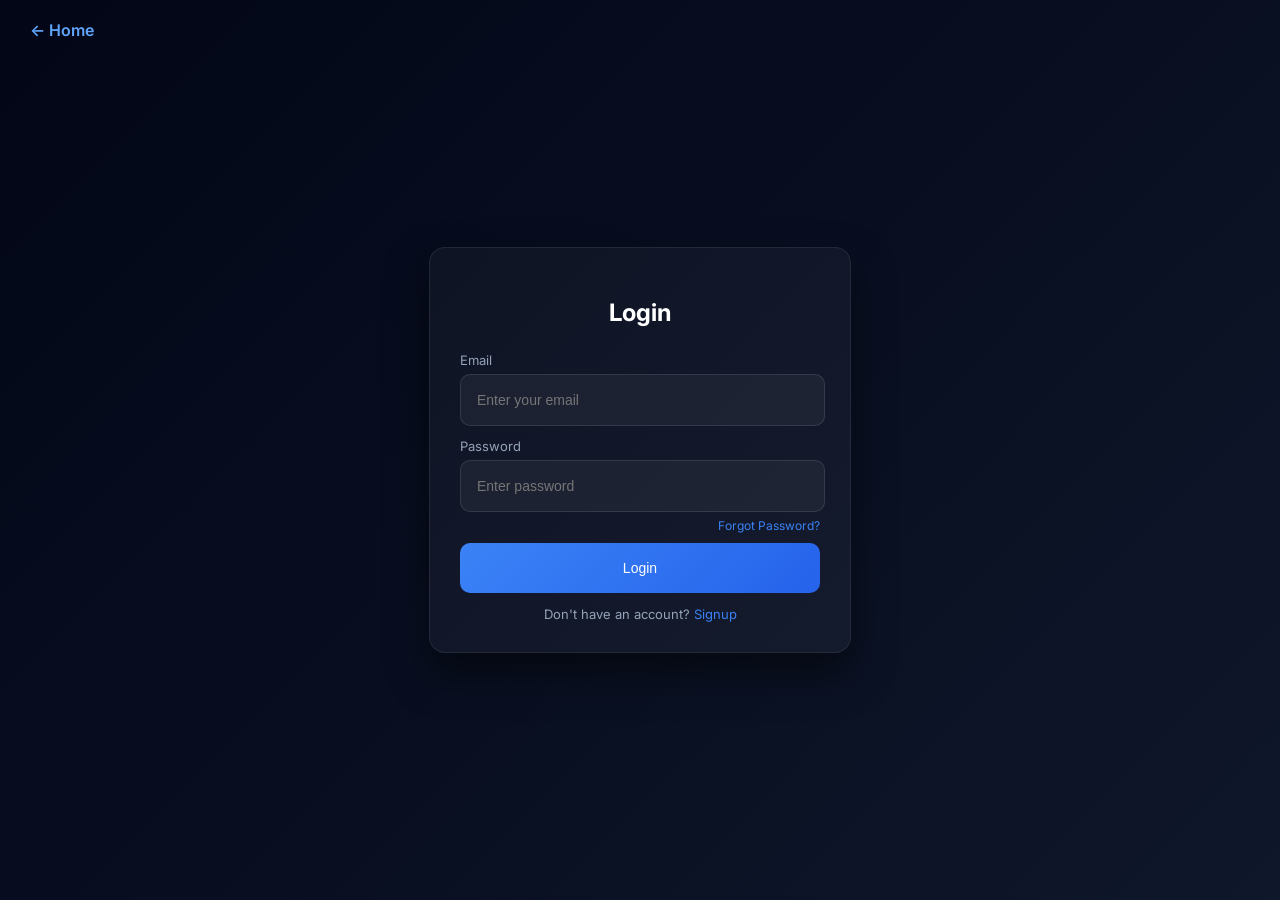
<file: Frontend/index.html>
<!DOCTYPE html>
<html lang="en">

<head>
  <meta charset="UTF-8">
  <title>HeartAI Dashboard</title>

  <!-- CSS -->
  <link rel="stylesheet" href="css/style.css">

  <!-- 🔐 AUTH CHECK (SAFE) -->
  <script>
    document.addEventListener("DOMContentLoaded", () => {
      const token = localStorage.getItem("token");

      if (!token) {
        window.location.href = "login.html";
      }
    });
  </script>
</head>

<body>

  <!-- 🔥 TOP NAVBAR -->
  <div
    style="display:flex; justify-content:space-between; align-items:center; padding:20px 40px; border-bottom:1px solid rgba(255,255,255,0.08);">

    <div style="font-size:20px; font-weight:600; color:#60a5fa; cursor:pointer;" onclick="goHome()">
      ❤️ HeartAI
    </div>

    <div style="display:flex; gap:10px;">
      <button onclick="goHome()"
        style="padding:8px 14px; border-radius:8px; border:1px solid #3b82f6; background:transparent; color:#3b82f6; cursor:pointer;">
        Home
      </button>

      <button onclick="logout()"
        style="padding:8px 14px; border:none; border-radius:8px; background:#ef4444; color:white; cursor:pointer;">
        Logout
      </button>
    </div>

  </div>

  <!-- MAIN CONTENT -->
  <div class="wrapper">
    <div class="card">

      <h1>❤️ Heart Disease Predictor</h1>
      <p class="subtitle">AI-powered risk analysis & weekly health plan</p>

      <form id="predictionForm">

        <div class="grid">

          <div class="input-group">
            <label>Patient Name</label>
            <input type="text" id="name" required>
          </div>

          <div class="input-group">
            <label>Age</label>
            <input type="number" id="age" value="45" required>
          </div>

          <div class="input-group">
            <label>Gender</label>
            <select id="sex">
              <option value="1">Male</option>
              <option value="0">Female</option>
            </select>
          </div>

          <div class="input-group">
            <label>Chest Pain</label>
            <select id="cp">
              <option value="0">Typical</option>
              <option value="1">Atypical</option>
              <option value="2">Non-anginal</option>
              <option value="3">Asymptomatic</option>
            </select>
          </div>

          <div class="input-group">
            <label>Blood Pressure</label>
            <input type="number" id="trestbps" value="120" required>
          </div>

          <div class="input-group">
            <label>Cholesterol</label>
            <input type="number" id="chol" value="200" required>
          </div>

          <div class="input-group">
            <label>Fasting Sugar</label>
            <select id="fbs">
              <option value="0">≤120</option>
              <option value="1">>120</option>
            </select>
          </div>

          <div class="input-group">
            <label>ECG</label>
            <select id="restecg">
              <option value="0">Normal</option>
              <option value="1">Abnormal</option>
              <option value="2">Hypertrophy</option>
            </select>
          </div>

          <div class="input-group">
            <label>Max Heart Rate</label>
            <input type="number" id="thalach" value="150" required>
          </div>

          <div class="input-group">
            <label>Exercise Angina</label>
            <select id="exang">
              <option value="0">No</option>
              <option value="1">Yes</option>
            </select>
          </div>

          <div class="input-group">
            <label>Oldpeak</label>
            <input type="number" id="oldpeak" step="0.1" value="1.0" required>
          </div>

          <div class="input-group">
            <label>Slope</label>
            <select id="slope">
              <option value="0">Upsloping</option>
              <option value="1">Flat</option>
              <option value="2">Downsloping</option>
            </select>
          </div>

        </div>

        <!-- BUTTONS -->
        <div class="button-group">

          <button type="submit" class="btn" id="analyzeBtn">
            🔍 Analyze Risk
          </button>

          <button type="button" onclick="goToSuggestion()" class="suggestion-btn" id="suggestBtn" disabled>
            📋 Suggestions
          </button>

        </div>

      </form>

      <!-- LOADER -->
      <div id="loader" class="loader hidden">
        ⏳ Analyzing your health data...
      </div>

      <!-- RESULT -->
      <div id="result" class="result hidden">
        <h2 id="predictionText"></h2>
        <div id="riskText"></div>
      </div>

    </div>
  </div>

  <!-- 🔥 MAIN SCRIPT -->
  <script src="js/script.js"></script>

  <!-- 🔐 NAVIGATION -->
  <script>
    function logout() {
      localStorage.removeItem("token");
      window.location.href = "home.html";
    }

    function goHome() {
      window.location.href = "home.html";
    }

    function goToSuggestion() {
      window.location.href = "suggestions.html";
    }
  </script>

</body>

</html>
</file>
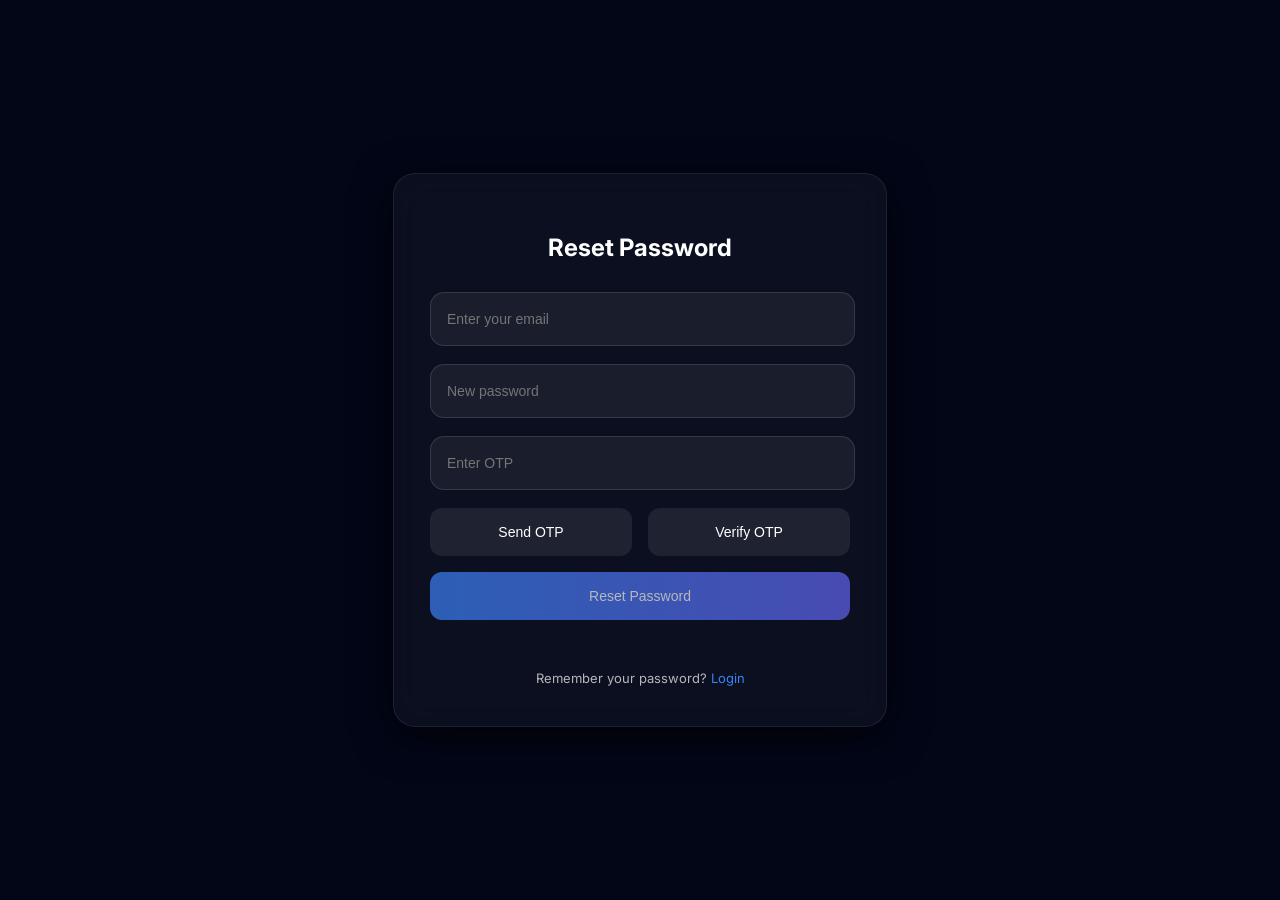
<file: Frontend/forgot-password.html>
<!DOCTYPE html>
<html>

<head>
  <title>Reset Password | HeartAI</title>

  <script>
    const token = localStorage.getItem("token");
    if (token) {
      window.location.href = "index.html";
    }
  </script>

  <link href="https://fonts.googleapis.com/css2?family=Inter:wght@400;500;600&display=swap" rel="stylesheet">

  <style>
    body {
      margin: 0;
      font-family: 'Inter', sans-serif;
      background: #020617;
      display: flex;
      justify-content: center;
      align-items: center;
      height: 100vh;
      color: white;
    }

    .card {
      width: 420px;
      padding: 40px 36px;
      border-radius: 22px;
      background: rgba(255, 255, 255, 0.04);
      backdrop-filter: blur(16px);
      border: 1px solid rgba(255, 255, 255, 0.08);
      box-shadow: 0 10px 40px rgba(0, 0, 0, 0.7);
    }

    h2 {
      text-align: center;
      margin-bottom: 30px;
      font-size: 24px;
    }

    .section {
      margin-bottom: 18px;
    }

    input {
      width: 93%;
      height: 52px;
      padding: 0 16px;
      border-radius: 14px;
      border: 1px solid rgba(255, 255, 255, 0.12);
      background: rgba(255, 255, 255, 0.06);
      color: white;
      outline: none;
      font-size: 14px;
    }

    button {
      height: 48px;
      border-radius: 12px;
      border: none;
      cursor: pointer;
      font-size: 14px;
      transition: all 0.25s ease;
    }

    button:hover {
      transform: translateY(-2px);
    }

    button:active {
      transform: scale(0.95);
    }

    button:disabled {
      opacity: 0.7;
      cursor: not-allowed;
    }

    .primary-btn {
      width: 100%;
      background: linear-gradient(to right, #3b82f6, #6366f1);
      color: white;
      margin-top: 16px;
    }

    .secondary-btn {
      background: rgba(255, 255, 255, 0.08);
      color: white;
    }

    .btn-row {
      display: flex;
      margin-top: 16px;
      gap: 16px;
    }

    .btn-row button {
      flex: 1;
    }

    #msg {
      text-align: center;
      font-size: 13px;
      margin-top: 12px;
      min-height: 20px;
      transition: opacity 0.3s ease;
    }

    .link {
      text-align: center;
      margin-top: 18px;
      font-size: 13px;
      color: rgba(255, 255, 255, 0.7);
    }

    .link span {
      color: #3b82f6;
      cursor: pointer;
    }
  </style>
</head>

<body>

  <div class="card">

    <h2>Reset Password</h2>

    <div class="section">
      <input type="email" id="email" placeholder="Enter your email">
    </div>

    <div class="section">
      <input type="password" id="password" placeholder="New password">
    </div>

    <div class="section">
      <input type="text" id="otp" placeholder="Enter OTP">
    </div>

    <div class="btn-row">

      <button class="secondary-btn" onclick="sendOTP(event)">
        Send OTP
      </button>

      <button class="secondary-btn" onclick="verifyOTP(event)">
        Verify OTP
      </button>

    </div>

    <button id="resetBtn" class="primary-btn" onclick="resetPassword()" disabled>
      Reset Password
    </button>

    <p id="msg"></p>

    <div class="link">
      Remember your password?
      <span onclick="goLogin()">Login</span>
    </div>

  </div>

  <script>

    let isVerified = false;

    function showMsg(text, color = "white") {
      const msg = document.getElementById("msg");
      msg.style.opacity = "0";

      setTimeout(() => {
        msg.innerText = text;
        msg.style.color = color;
        msg.style.opacity = "1";
      }, 150);
    }

    // Unpacks FastAPI response payload errors to clean strings
    function parseErrorMessage(data, fallback = "An error occurred") {
      if (Array.isArray(data.detail)) {
        return data.detail[0].msg;
      }
      if (typeof data.detail === "string") {
        return data.detail;
      }
      return fallback;
    }

    // Ensures client-side validation matches Pydantic requirements
    function isValidPassword(password) {
      const minLength = password.length >= 8;
      const hasDigit = /\d/.test(password);
      const hasSpecialChar = /[!@#$%^&*(),.?":{}|<>]/.test(password);
      return minLength && hasDigit && hasSpecialChar;
    }


    /* SEND RESET OTP */

    async function sendOTP(event) {
      const email = document.getElementById("email").value.trim();

      if (!email) {
        showMsg("Enter email ❌", "red");
        return;
      }

      try {
        const res = await fetch("http://127.0.0.1:8000/auth/send-reset-otp", {
          method: "POST",
          headers: {
            "Content-Type": "application/json"
          },
          body: JSON.stringify({ email: email })
        });

        const data = await res.json();

        if (!res.ok) {
          throw new Error(parseErrorMessage(data, "Failed to send OTP"));
        }

        showMsg("OTP sent 📩", "#22c55e");

      } catch (err) {
        showMsg(err.message, "red");
      }
    }


    /* VERIFY OTP */

    async function verifyOTP(event) {
      const email = document.getElementById("email").value.trim();
      const otp = document.getElementById("otp").value.trim();

      if (!email || !otp) {
        showMsg("Enter email and OTP ❌", "red");
        return;
      }

      try {
        const res = await fetch("http://127.0.0.1:8000/auth/verify-otp", {
          method: "POST",
          headers: {
            "Content-Type": "application/json"
          },
          body: JSON.stringify({ email, otp })
        });

        const data = await res.json();

        if (!res.ok) {
          throw new Error(parseErrorMessage(data, "Invalid OTP"));
        }

        isVerified = true;
        document.getElementById("resetBtn").disabled = false;
        showMsg("OTP Verified ✅", "#22c55e");

      } catch (err) {
        isVerified = false;
        document.getElementById("resetBtn").disabled = true;
        showMsg(err.message, "red");
      }
    }


    /* RESET PASSWORD */

    async function resetPassword() {
      const email = document.getElementById("email").value.trim();
      const password = document.getElementById("password").value.trim();

      if (!isVerified) {
        showMsg("Verify OTP first ❌", "red");
        return;
      }

      if (!isValidPassword(password)) {
        showMsg("Password must be 8+ chars, with 1 digit & 1 special char ❌", "red");
        return;
      }

      try {
        const res = await fetch("http://127.0.0.1:8000/auth/reset-password", {
          method: "POST",
          headers: {
            "Content-Type": "application/json"
          },
          body: JSON.stringify({ email, password })
        });

        const data = await res.json();

        if (!res.ok) {
          throw new Error(parseErrorMessage(data, "Password reset failed"));
        }

        showMsg("Password reset completed successfully. Redirecting...", "#22c55e");

        setTimeout(() => {
          window.location.href = "login.html";
        }, 1500);

      } catch (err) {
        showMsg(err.message, "red");
      }
    }


    function goLogin() {
      window.location.href = "login.html";
    }

  </script>

</body>

</html>
</file>
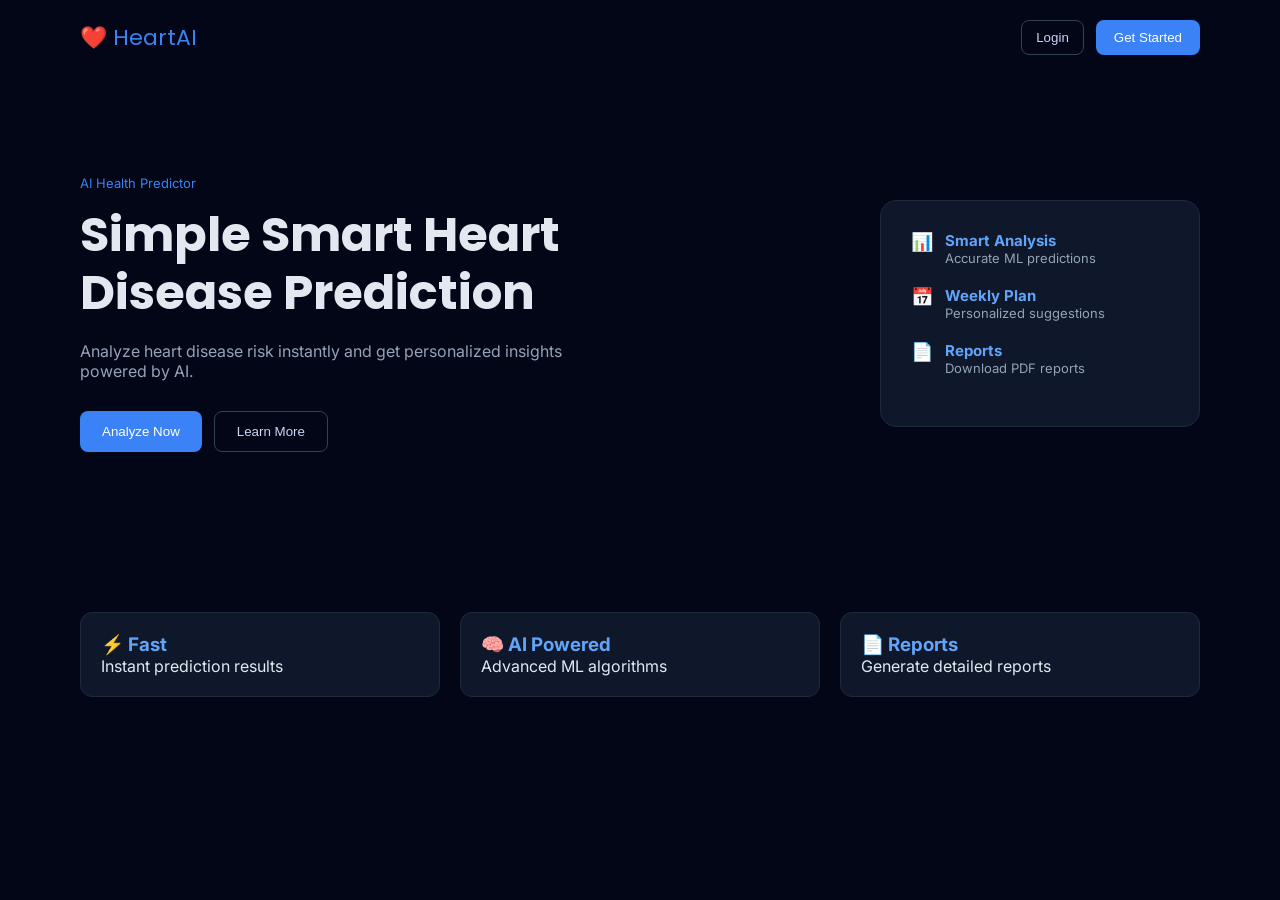
<file: Frontend/home.html>
<!DOCTYPE html>
<html lang="en">

<head>
  <meta charset="UTF-8">
  <title>HeartAI</title>

  <link href="https://fonts.googleapis.com/css2?family=Inter:wght@400;500;600&family=Poppins:wght@600;700&display=swap"
    rel="stylesheet">

  <style>
    * {
      margin: 0;
      padding: 0;
      box-sizing: border-box;
    }

    body {
      font-family: 'Inter', sans-serif;
      background: #020617;
      color: #e2e8f0;
    }

    /* ===== NAVBAR ===== */
    .navbar {
      display: flex;
      justify-content: space-between;
      align-items: center;
      padding: 20px 80px;
    }

    .logo {
      font-family: 'Poppins', sans-serif;
      font-size: 22px;
      color: #3b82f6;
      cursor: pointer;
    }

    .nav-links {
      display: flex;
      gap: 12px;
    }

    .btn-outline {
      padding: 8px 14px;
      border-radius: 8px;
      border: 1px solid #334155;
      background: transparent;
      color: #cbd5f5;
      cursor: pointer;
    }

    .btn-primary {
      padding: 10px 18px;
      border-radius: 8px;
      border: none;
      background: #3b82f6;
      color: white;
      cursor: pointer;
    }

    /* ===== HERO ===== */
    .hero {
      display: flex;
      justify-content: space-between;
      align-items: center;
      padding: 100px 80px;
      gap: 60px;
    }

    .hero-text {
      max-width: 520px;
    }

    .badge {
      font-size: 13px;
      color: #3b82f6;
      margin-bottom: 15px;
    }

    h1 {
      font-family: 'Poppins', sans-serif;
      font-size: 48px;
      line-height: 1.2;
      margin-bottom: 20px;
    }

    .subtitle {
      color: #94a3b8;
      margin-bottom: 30px;
    }

    /* ===== BUTTONS ===== */
    .buttons {
      display: flex;
      gap: 12px;
    }

    .primary {
      background: #3b82f6;
      border: none;
      padding: 12px 22px;
      border-radius: 8px;
      color: white;
      cursor: pointer;
    }

    .secondary {
      border: 1px solid #334155;
      background: transparent;
      padding: 12px 22px;
      border-radius: 8px;
      color: #cbd5f5;
      cursor: pointer;
    }

    /* ===== RIGHT PANEL ===== */
    .hero-card {
      width: 320px;
      padding: 30px;
      border-radius: 16px;
      background: #0f172a;
      border: 1px solid #1e293b;
    }

    .feature-item {
      display: flex;
      gap: 12px;
      margin-bottom: 20px;
    }

    .icon {
      font-size: 18px;
    }

    .feature-text h3 {
      font-size: 15px;
      color: #60a5fa;
    }

    .feature-text p {
      font-size: 13px;
      color: #94a3b8;
    }

    /* ===== FEATURES ===== */
    .features {
      display: grid;
      grid-template-columns: repeat(3, 1fr);
      gap: 20px;
      padding: 60px 80px;
    }

    .card {
      padding: 20px;
      border-radius: 12px;
      background: #0f172a;
      border: 1px solid #1e293b;
    }

    .card h3 {
      color: #60a5fa;
    }

    /* ===== RESPONSIVE ===== */
    @media (max-width: 900px) {
      .hero {
        flex-direction: column;
        padding: 60px 20px;
      }

      .features {
        grid-template-columns: 1fr;
        padding: 40px 20px;
      }
    }
  </style>
</head>

<body>

  <!-- NAVBAR -->
  <div class="navbar">
    <div class="logo" onclick="goHome()">❤️ HeartAI</div>

    <div class="nav-links" id="navLinks"></div>
  </div>

  <!-- HERO -->
  <div class="hero">

    <div class="hero-text">
      <div class="badge">AI Health Predictor</div>

      <h1>Simple Smart Heart Disease Prediction</h1>

      <p class="subtitle">
        Analyze heart disease risk instantly and get personalized insights powered by AI.
      </p>

      <div class="buttons">
        <button class="primary" onclick="handleAnalyze()">Analyze Now</button>
        <button class="secondary">Learn More</button>
      </div>
    </div>

    <!-- RIGHT SIDE -->
    <div class="hero-card">

      <div class="feature-item">
        <div class="icon">📊</div>
        <div class="feature-text">
          <h3>Smart Analysis</h3>
          <p>Accurate ML predictions</p>
        </div>
      </div>

      <div class="feature-item">
        <div class="icon">📅</div>
        <div class="feature-text">
          <h3>Weekly Plan</h3>
          <p>Personalized suggestions</p>
        </div>
      </div>

      <div class="feature-item">
        <div class="icon">📄</div>
        <div class="feature-text">
          <h3>Reports</h3>
          <p>Download PDF reports</p>
        </div>
      </div>

    </div>

  </div>

  <!-- FEATURES -->
  <div class="features">
    <div class="card">
      <h3>⚡ Fast</h3>
      <p>Instant prediction results</p>
    </div>

    <div class="card">
      <h3>🧠 AI Powered</h3>
      <p>Advanced ML algorithms</p>
    </div>

    <div class="card">
      <h3>📄 Reports</h3>
      <p>Generate detailed reports</p>
    </div>
  </div>

  <!-- SCRIPT -->
  <script>
    document.addEventListener("DOMContentLoaded", function () {

      const token = localStorage.getItem("token");
      const nav = document.getElementById("navLinks");

      if (!nav) return;

      if (token) {
        nav.innerHTML = `
      <button class="btn-primary" onclick="goDashboard()">Dashboard</button>
      <button class="btn-outline" onclick="logout()">Logout</button>
    `;
      } else {
        nav.innerHTML = `
      <button class="btn-outline" onclick="goLogin()">Login</button>
      <button class="btn-primary" onclick="goSignup()">Get Started</button>
    `;
      }

    });

    function handleAnalyze() {
      const token = localStorage.getItem("token");
      window.location.href = token ? "index.html" : "login.html";
    }

    function goHome() { window.location.href = "home.html"; }
    function goLogin() { window.location.href = "login.html"; }
    function goSignup() { window.location.href = "signup.html"; }
    function goDashboard() { window.location.href = "index.html"; }
    function logout() { localStorage.removeItem("token"); location.reload(); }
  </script>

</body>

</html>
</file>
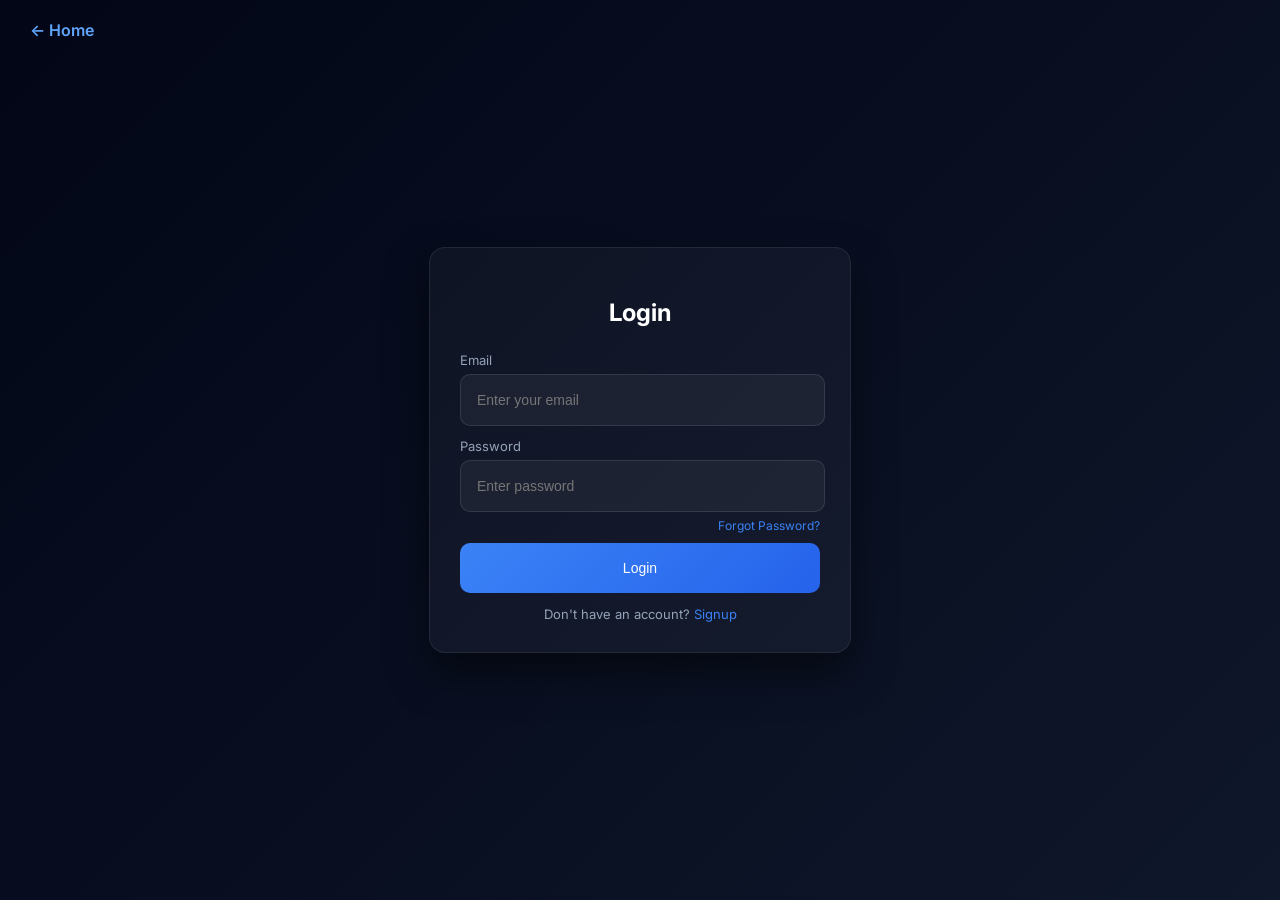
<file: Frontend/login.html>
<!DOCTYPE html>
<html>

<head>
  <title>Login | HeartAI</title>

  <!-- 🔐 REDIRECT IF ALREADY LOGGED IN -->
  <script>
    const token = localStorage.getItem("token");
    if (token) {
      window.location.href = "index.html"; // go to dashboard
    }
  </script>

  <!-- Font -->
  <link href="https://fonts.googleapis.com/css2?family=Inter:wght@400;500;600&display=swap" rel="stylesheet">

  <style>
    body {
      margin: 0;
      font-family: 'Inter', sans-serif;
      background: linear-gradient(135deg, #020617, #0f172a);
      display: flex;
      justify-content: center;
      align-items: center;
      height: 100vh;
      color: white;
    }

    .top-bar {
      position: absolute;
      top: 20px;
      left: 30px;
      font-weight: 600;
      color: #60a5fa;
      cursor: pointer;
    }

    .container {
      width: 360px;
      padding: 30px;
      background: rgba(255, 255, 255, 0.04);
      border-radius: 16px;
      border: 1px solid rgba(255, 255, 255, 0.08);
      box-shadow: 0 20px 40px rgba(0, 0, 0, 0.5);
    }

    h2 {
      text-align: center;
      margin-bottom: 25px;
    }

    .field {
      margin-bottom: 12px;
    }

    label {
      font-size: 13px;
      margin-bottom: 6px;
      display: block;
      color: #94a3b8;
    }

    button {
      width: 100%;
      height: 50px;
      padding: 0 16px;
      border-radius: 10px;
      font-size: 14px;
    }

    input {
      width: 92%;
      height: 50px;
      padding: 0 16px;
      border-radius: 10px;
      font-size: 14px;
      border: 1px solid rgba(255, 255, 255, 0.1);
      background: rgba(255, 255, 255, 0.05);
      color: white;
      outline: none;
    }

    input:focus {
      border-color: #3b82f6;
      box-shadow: 0 0 8px rgba(59, 130, 246, 0.4);
    }

    button {
      border: none;
      cursor: pointer;
      margin-top: 10px;
    }

    .primary-btn {
      background: linear-gradient(135deg, #3b82f6, #2563eb);
      color: white;
    }

    .primary-btn:disabled {
      background: gray;
      cursor: not-allowed;
    }

    #msg {
      margin-top: 12px;
      font-size: 13px;
      text-align: center;
    }

    .link {
      text-align: center;
      margin-top: 12px;
      font-size: 13px;
      color: #94a3b8;
    }

    .link span {
      color: #3b82f6;
      cursor: pointer;
    }

    .forgot {
      text-align: right;
      font-size: 12px;
      margin-top: -6px;
      color: #3b82f6;
      cursor: pointer;
    }
  </style>
</head>

<body>

  <div class="top-bar" onclick="goHome()">← Home</div>

  <div class="container">

    <h2>Login</h2>

    <div class="field">
      <label>Email</label>
      <input type="email" id="email" placeholder="Enter your email">
    </div>

    <div class="field">
      <label>Password</label>
      <input type="password" id="password" placeholder="Enter password">
    </div>

    <div class="forgot" onclick="goForgot()">Forgot Password?</div>

    <button id="loginBtn" class="primary-btn" onclick="login()">Login</button>

    <p id="msg"></p>

    <div class="link">
      Don't have an account? <span onclick="goSignup()">Signup</span>
    </div>

  </div>

  <script>

    /* ENTER KEY SUPPORT */
    document.addEventListener("keydown", function (e) {
      if (e.key === "Enter") {
        login();
      }
    });

    /* LOGIN FUNCTION */
    async function login() {
      const email = document.getElementById("email").value.trim();
      const password = document.getElementById("password").value.trim();
      const msg = document.getElementById("msg");
      const btn = document.getElementById("loginBtn");

      if (!email || !password) {
        msg.innerText = "Fill all fields ❌";
        msg.style.color = "red";
        return;
      }

      btn.disabled = true;
      btn.innerText = "Logging in...";

      try {
        const res = await fetch("http://127.0.0.1:8000/auth/login", {
          method: "POST",
          headers: {
            "Content-Type": "application/json"
          },
          body: JSON.stringify({ email, password })
        });

        const data = await res.json();

        if (!res.ok) {
          // 🔥 Extract clean error string from FastAPI validation array or object
          let errorDetail = "Invalid credentials";
          if (Array.isArray(data.detail)) {
            errorDetail = data.detail[0].msg;
          } else if (typeof data.detail === "string") {
            errorDetail = data.detail;
          }
          throw new Error(errorDetail);
        }

        // ✅ SAVE TOKEN
        localStorage.setItem("token", data.access_token);

        msg.innerText = "Login successful. Redirecting to dashboard...";
        msg.style.color = "#22c55e";

        setTimeout(() => {
          window.location.href = "index.html"; // dashboard
        }, 800);

      } catch (err) {
        msg.innerText = err.message || "An error occurred during login";
        msg.style.color = "red";
        btn.disabled = false;
        btn.innerText = "Login";
      }
    }

    /* NAVIGATION */
    function goSignup() {
      window.location.href = "signup.html";
    }

    function goForgot() {
      window.location.href = "forgot-password.html";
    }

    function goHome() {
      window.location.href = "home.html";
    }

  </script>

</body>

</html>
</file>
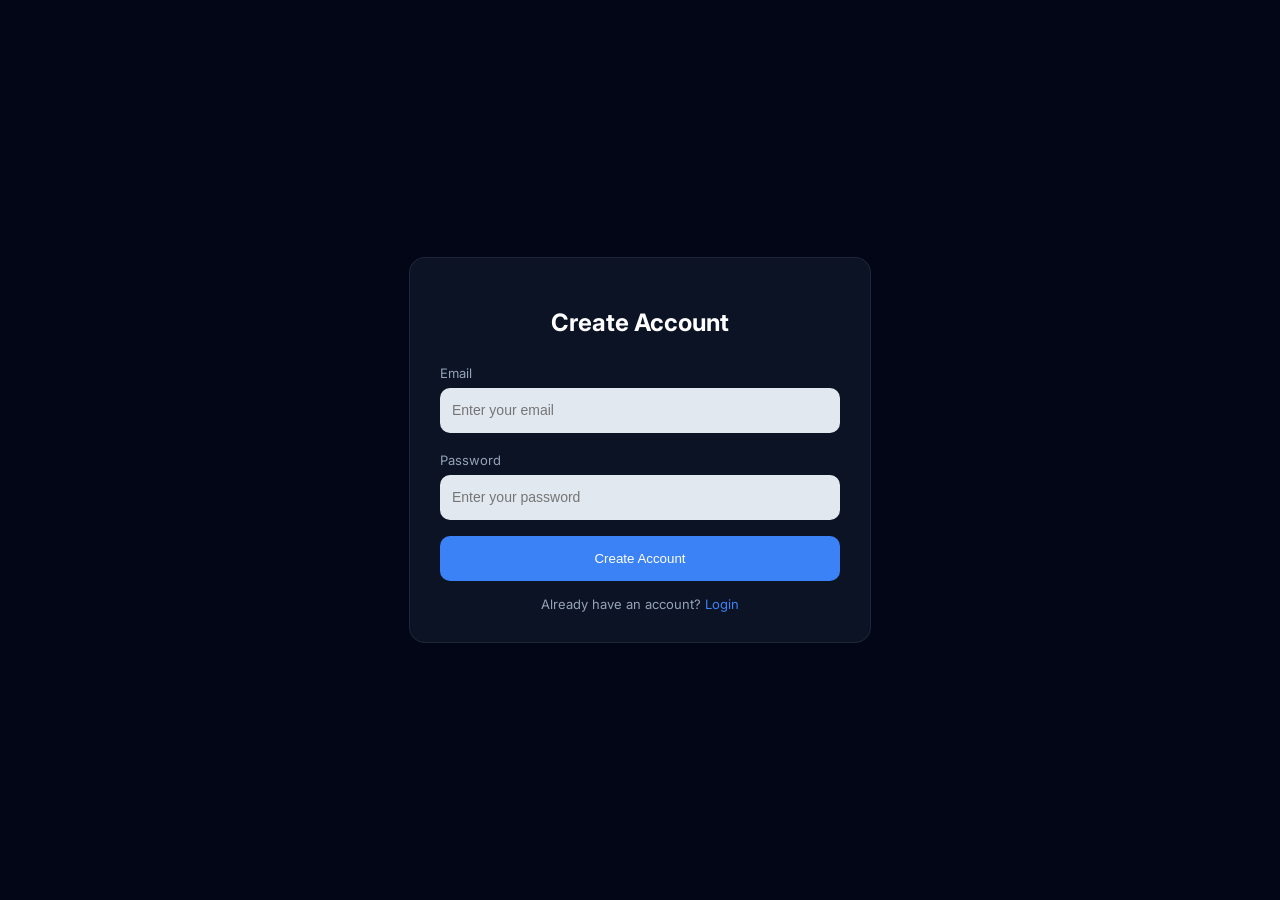
<file: Frontend/signup.html>
<!DOCTYPE html>
<html lang="en">

<head>
  <meta charset="UTF-8">
  <title>Create Account | HeartAI</title>

  <link href="https://fonts.googleapis.com/css2?family=Inter:wght@400;500;600&display=swap" rel="stylesheet">

  <style>
    body {
      margin: 0;
      font-family: 'Inter', sans-serif;
      background: radial-gradient(circle at top, #020617, #020617);
      display: flex;
      justify-content: center;
      align-items: center;
      height: 100vh;
      color: white;
    }

    .card {
      width: 400px;
      padding: 30px;
      border-radius: 16px;
      background: rgba(15, 23, 42, 0.8);
      border: 1px solid rgba(255, 255, 255, 0.08);
    }

    h2 {
      text-align: center;
      margin-bottom: 25px;
    }

    label {
      font-size: 13px;
      color: #94a3b8;
    }

    input {
      width: 94%;
      height: 45px;
      margin-top: 6px;
      margin-bottom: 16px;
      padding: 0 12px;
      border-radius: 10px;
      border: none;
      outline: none;
      background: #e2e8f0;
      font-size: 14px;
    }

    button {
      width: 100%;
      height: 45px;
      border-radius: 10px;
      border: none;
      background: #3b82f6;
      color: white;
      cursor: pointer;
      font-weight: 500;
    }

    button:disabled {
      opacity: 0.6;
    }

    #msg {
      text-align: center;
      margin-top: 10px;
      font-size: 13px;
    }

    .link {
      text-align: center;
      margin-top: 15px;
      font-size: 13px;
      color: #94a3b8;
    }

    .link span {
      color: #3b82f6;
      cursor: pointer;
    }
  </style>
</head>

<body>

  <div class="card">

    <h2>Create Account</h2>

    <label>Email</label>
    <input type="text" id="email" placeholder="Enter your email" autocomplete="off" spellcheck="false">

    <label>Password</label>
    <input type="password" id="password" placeholder="Enter your password" autocomplete="new-password">

    <button id="btn" onclick="sendOTP()">Create Account</button>

    <p id="msg"></p>

    <div class="link">
      Already have an account? <span onclick="goLogin()">Login</span>
    </div>

  </div>

  <script>
    // clear autofill bug
    window.onload = () => {
      document.getElementById("email").value = "";
    };

    function setMsg(text, color = "red") {
      const msg = document.getElementById("msg");
      msg.innerText = text;
      msg.style.color = color;
    }

    // email validation
    function isValidEmail(email) {
      return /^[^\s@]+@[^\s@]+\.[^\s@]+$/.test(email);
    }

    // password validation: min 8 chars, 1 digit, 1 special char
    function isValidPassword(password) {
      const minLength = password.length >= 8;
      const hasDigit = /\d/.test(password);
      const hasSpecialChar = /[!@#$%^&*(),.?":{}|<>]/.test(password);
      return minLength && hasDigit && hasSpecialChar;
    }

    async function sendOTP() {
      const email = document.getElementById("email").value.trim();
      const password = document.getElementById("password").value.trim();
      const btn = document.getElementById("btn");

      // validation
      if (!email || !password) {
        setMsg("Please fill all fields ❌");
        return;
      }

      if (!isValidEmail(email)) {
        setMsg("Enter valid email ❌");
        return;
      }

      if (!isValidPassword(password)) {
        setMsg("Password must be 8+ chars, with 1 digit & 1 special char ❌");
        return;
      }

      btn.disabled = true;
      btn.innerText = "Sending...";

      try {
        const res = await fetch("http://127.0.0.1:8000/auth/send-otp", {
          method: "POST",
          headers: {
            "Content-Type": "application/json"
          },
          body: JSON.stringify({
            email: email,
            purpose: "signup"
          })
        });

        const data = await res.json();

        if (!res.ok) {
          // Extract string from array/object detail to prevent [object Object]
          let errorText = "Request failed ❌";
          if (Array.isArray(data.detail)) {
            errorText = data.detail[0].msg;
          } else if (typeof data.detail === "string") {
            errorText = data.detail;
          }

          setMsg(errorText);
          btn.disabled = false;
          btn.innerText = "Create Account";
          return;
        }

        // store for verify page
        localStorage.setItem("email", email);
        localStorage.setItem("password", password);

        setMsg("OTP sent 📩", "lightgreen");

        setTimeout(() => {
          window.location.href = "verify.html";
        }, 800);

      } catch (err) {
        setMsg("Server error ❌");
        btn.disabled = false;
        btn.innerText = "Create Account";
      }
    }

    function goLogin() {
      window.location.href = "login.html";
    }
  </script>

</body>

</html>
</file>
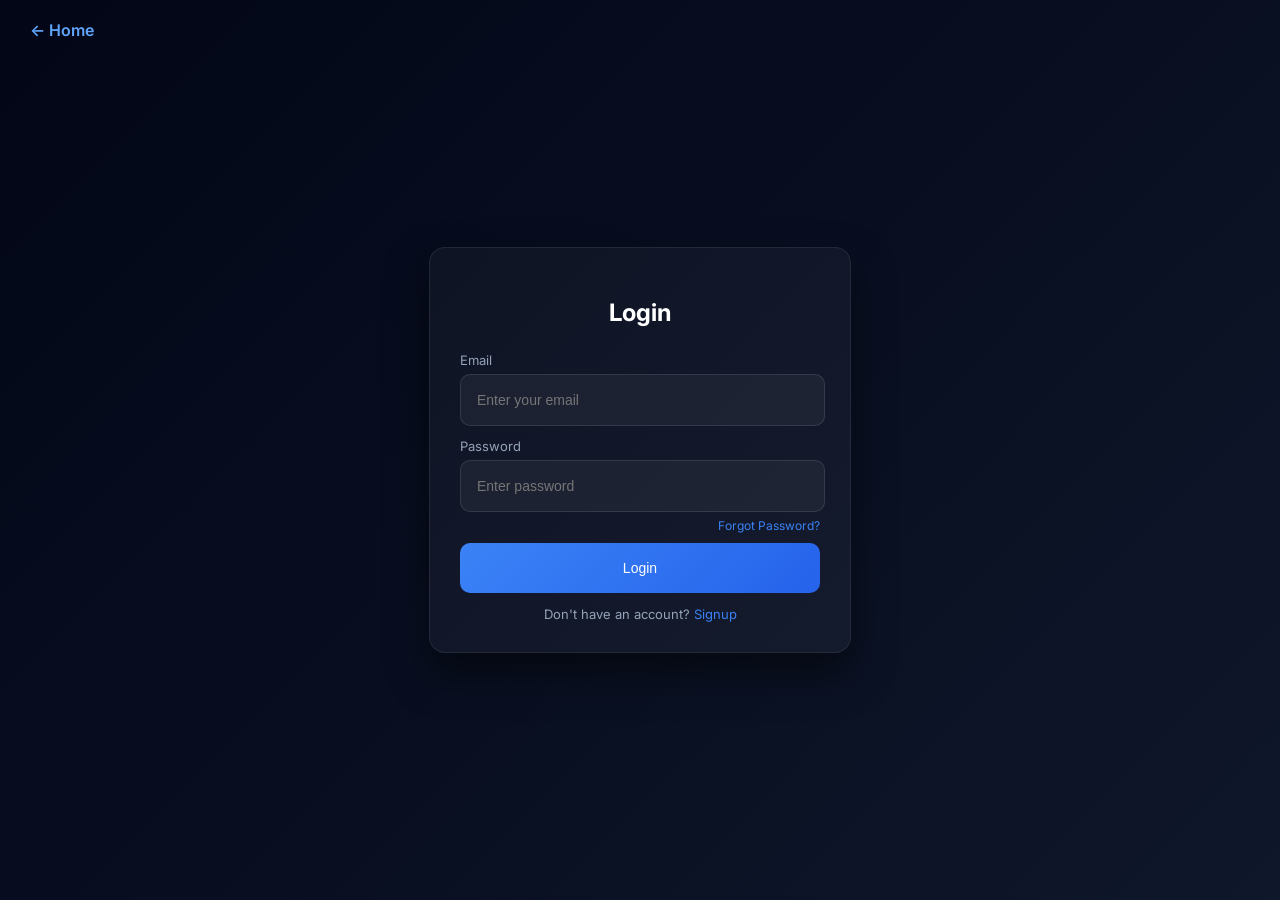
<file: Frontend/suggestions.html>
<!DOCTYPE html>
<html lang="en">

<head>
  <meta charset="UTF-8">
  <title>Health Suggestions | HeartAI</title>

  <link rel="stylesheet" href="css/suggestion.css">

  <!-- 🔐 AUTH CHECK -->
  <script>
    const token = localStorage.getItem("token");
    if (!token) {
      window.location.href = "login.html";
    }
  </script>
</head>

<body>

  <!-- MAIN -->
  <div class="container">

    <!-- RISK -->
    <div class="risk-section">
      <h1 id="riskText">Loading...</h1>

      <div class="risk-bar">
        <div id="riskFill" class="risk-fill"></div>
      </div>
    </div>

    <!-- PLAN -->
    <div id="planText" class="plan-grid">
      <p style="text-align:center; color:#94a3b8;">Generating plan...</p>
    </div>

  </div>

  <!-- BUTTONS -->
  <div style="text-align:center; margin-top:20px;">
    <button id="downloadBtn" disabled>Download Report</button>
    <button onclick="goBack()" class="back-btn">← Back</button>
  </div>

  <!-- SCRIPT -->
  <script src="js/suggestions.js"></script>

  <script>
    function goBack() {
      window.location.href = "index.html";
    }
  </script>

</body>

</html>
</file>
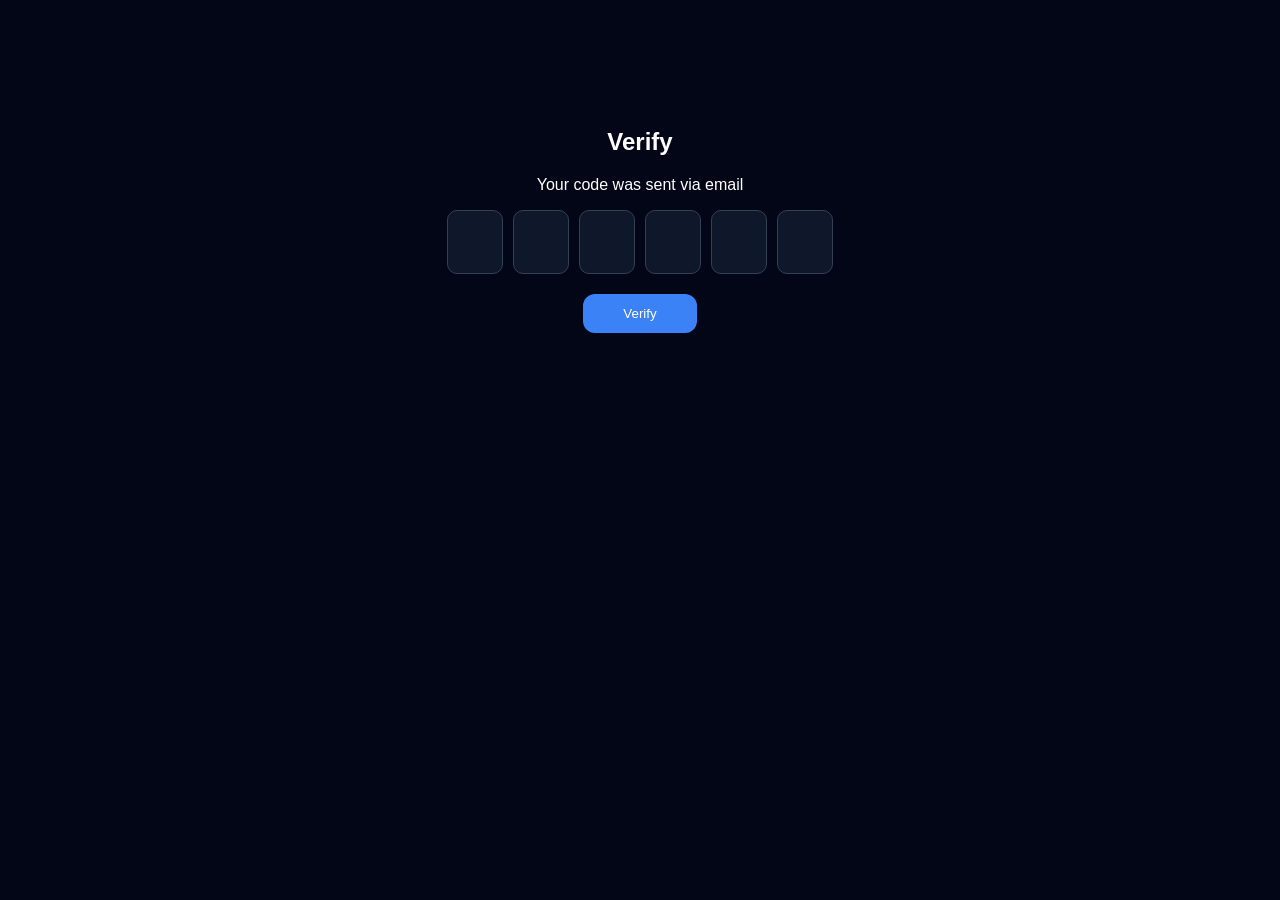
<file: Frontend/verify.html>
<!DOCTYPE html>
<html>

<head>
  <title>Verify OTP</title>

  <style>
    body {
      font-family: 'Inter', sans-serif;
      background: #020617;
      color: white;
      text-align: center;
      padding-top: 100px;
    }

    .otp-container {
      display: flex;
      justify-content: center;
      gap: 10px;
    }

    .otp-box {
      width: 50px;
      height: 60px;
      font-size: 24px;
      text-align: center;
      border-radius: 10px;
      border: 1px solid #334155;
      background: #0f172a;
      color: white;
    }

    #msg {
      margin-top: 15px;
      font-size: 14px;
      min-height: 20px;
    }

    button {
      margin-top: 20px;
      padding: 12px 40px;
      border: none;
      border-radius: 12px;
      background: #3b82f6;
      color: white;
      cursor: pointer;
    }
  </style>
</head>

<body>

  <h2>Verify</h2>
  <p>Your code was sent via email</p>

  <div class="otp-container">
    <input class="otp-box" maxlength="1">
    <input class="otp-box" maxlength="1">
    <input class="otp-box" maxlength="1">
    <input class="otp-box" maxlength="1">
    <input class="otp-box" maxlength="1">
    <input class="otp-box" maxlength="1">
  </div>

  <button onclick="verify()">Verify</button>

  <p id="msg"></p>



  <script>
    const inputs = document.querySelectorAll(".otp-box");

    // auto move next
    inputs.forEach((input, i) => {
      input.addEventListener("input", () => {
        if (input.value && i < inputs.length - 1) {
          inputs[i + 1].focus();
        }
      });

      input.addEventListener("keydown", (e) => {
        if (e.key === "Backspace" && !input.value && i > 0) {
          inputs[i - 1].focus();
        }
      });
    });

    function getOTP() {
      return Array.from(inputs).map(i => i.value).join("");
    }

    function verify() {
      const email = localStorage.getItem("email");
      const password = localStorage.getItem("password");
      const otp = getOTP();

      if (otp.length !== 6) {

        const msg = document.getElementById("msg");

        msg.innerText = "Please enter the complete verification code.";
        msg.style.color = "#ef4444";

        return;
      }

      fetch("http://127.0.0.1:8000/auth/verify-otp", {
        method: "POST",
        headers: { "Content-Type": "application/json" },
        body: JSON.stringify({ email, otp })
      })
        .then(res => res.json())
        .then(data => {
          if (data.message === "OTP verified") {

            // signup after verification
            return fetch("http://127.0.0.1:8000/auth/signup", {
              method: "POST",
              headers: { "Content-Type": "application/json" },
              body: JSON.stringify({ email, password })
            });

          } else {
            throw new Error();
          }
        })
        .then(() => {

          const msg = document.getElementById("msg");

          msg.innerText =
            "Account created successfully. Redirecting to login...";
          msg.style.color = "#22c55e";

          setTimeout(() => {

            window.location.href = "login.html";

          }, 1500);

        })
        .catch(() => {

          const msg = document.getElementById("msg");

          msg.innerText = "Invalid verification code.";
          msg.style.color = "#ef4444";

        });
    }
  </script>

</body>

</html>
</file>
<file: Frontend/css/style.css>
@import url('https://fonts.googleapis.com/css2?family=Inter:wght@400;500;600&display=swap');

/* RESET */
* {
  margin: 0;
  padding: 0;
  box-sizing: border-box;
  font-family: 'Inter', sans-serif;
}

/* =========================
   BODY
========================= */
body {
  background: linear-gradient(135deg, #0f172a, #020617);
  color: #e2e8f0;
  min-height: 100vh;
}

/* =========================
   WRAPPER
========================= */
.wrapper {
  display: flex;
  justify-content: center;
  align-items: center;
  padding: 40px 20px;
}

/* =========================
   CARD
========================= */
.card {
  width: 900px;
  padding: 40px;
  border-radius: 20px;
  background: rgba(30, 41, 59, 0.75);
  backdrop-filter: blur(15px);
  border: 1px solid rgba(255,255,255,0.08);
  box-shadow: 0 25px 60px rgba(0,0,0,0.5);
}

/* =========================
   HEADER TEXT
========================= */
h1 {
  margin-bottom: 6px;
}

.subtitle {
  margin-bottom: 20px;
  color: #94a3b8;
}

/* =========================
   GRID
========================= */
.grid {
  display: grid;
  grid-template-columns: 1fr 1fr;
  gap: 20px;
}

/* =========================
   INPUT GROUP
========================= */
.input-group {
  display: flex;
  flex-direction: column;
  gap: 6px;
  width: 100%;
}

label {
  font-size: 13px;
  color: #cbd5f5;
}

/* =========================
   INPUT + SELECT
========================= */
input,
select {
  padding: 12px;
  border-radius: 10px;
  background: rgba(255,255,255,0.08);
  border: 1px solid rgba(255,255,255,0.1);
  color: #ffffff;
  font-size: 14px;
  transition: 0.25s;
  width: 100%;

  appearance: none;
  -webkit-appearance: none;
  -moz-appearance: none;
}

/* FIX NUMBER SPIN BUTTON */
input[type="number"]::-webkit-inner-spin-button,
input[type="number"]::-webkit-outer-spin-button {
  appearance: none;
  margin: 0;
}

/* =========================
   🔥 FIX WHITE BACKGROUND ISSUE
========================= */
input:focus,
input:active,
select:focus {
  outline: none;
  border-color: #3b82f6;
  background: rgba(255,255,255,0.08) !important;
  color: #ffffff !important;
  box-shadow: 0 0 0 3px rgba(59,130,246,0.25);
}

/* =========================
   🔥 CHROME AUTOFILL FIX
========================= */
input:-webkit-autofill,
input:-webkit-autofill:hover,
input:-webkit-autofill:focus,
textarea:-webkit-autofill,
select:-webkit-autofill {
  -webkit-box-shadow: 0 0 0 1000px rgba(255,255,255,0.08) inset !important;
  -webkit-text-fill-color: #ffffff !important;
  caret-color: #ffffff;
  transition: background-color 9999s ease-in-out 0s;
}

/* PLACEHOLDER */
input::placeholder {
  color: #94a3b8;
}

/* DROPDOWN FIX */
select option {
  background: #0f172a;
  color: #ffffff;
}

/* =========================
   BUTTONS
========================= */
.button-group {
  display: flex;
  gap: 12px;
  margin-top: 30px;
}

.btn,
.suggestion-btn {
  flex: 1;
  padding: 14px;
  border-radius: 12px;
  border: none;
  cursor: pointer;
  font-size: 15px;
  font-weight: 500;
  transition: 0.3s;
}

/* PRIMARY */
.btn {
  background: linear-gradient(135deg, #3b82f6, #2563eb);
  color: white;
}

.btn:hover {
  transform: translateY(-2px);
  box-shadow: 0 15px 35px rgba(59,130,246,0.4);
}

/* SECONDARY */
.suggestion-btn {
  background: linear-gradient(135deg, #22c55e, #16a34a);
  color: white;
}

.suggestion-btn:hover {
  transform: translateY(-2px);
  box-shadow: 0 15px 35px rgba(34,197,94,0.4);
}

/* =========================
   LOADER
========================= */
.loader {
  margin-top: 15px;
  padding: 10px;
  border-radius: 10px;
  background: rgba(59,130,246,0.1);
  border: 1px solid rgba(59,130,246,0.3);
  color: #93c5fd;
}

.hidden {
  display: none;
}

/* =========================
   RESULT
========================= */
.result {
  margin-top: 25px;
  display: flex;
  flex-direction: column;
  gap: 18px;
}

/* =========================
   RISK BAR
========================= */
.risk-bar {
  height: 12px;
  background: rgba(255,255,255,0.1);
  border-radius: 20px;
  overflow: hidden;
}

.risk-fill {
  height: 100%;
  transition: width 0.5s ease;
}

.low-risk-bar {
  background: linear-gradient(90deg, #22c55e, #4ade80);
}

.high-risk-bar {
  background: linear-gradient(90deg, #f97316, #ef4444);
}

/* =========================
   WEEKLY PLAN
========================= */
.weekly-plan {
  display: grid;
  grid-template-columns: repeat(2, 1fr);
  gap: 14px;
}

.day-card {
  padding: 15px;
  border-radius: 14px;
  background: rgba(255,255,255,0.05);
  border: 1px solid rgba(255,255,255,0.08);
  transition: 0.3s;
}

.day-card:hover {
  transform: translateY(-4px);
  box-shadow: 0 15px 30px rgba(0,0,0,0.4);
}

/* =========================
   REPORT BUTTON
========================= */
.report-btn {
  margin-top: 15px;
  width: 100%;
  padding: 14px;
  border-radius: 10px;
  border: none;
  background: linear-gradient(135deg, #06b6d4, #3b82f6);
  color: white;
  font-size: 15px;
  cursor: pointer;
  transition: 0.3s;
}

.report-btn:hover {
  transform: translateY(-2px);
  box-shadow: 0 15px 30px rgba(6,182,212,0.4);
}

/* =========================
   RESPONSIVE
========================= */
@media (max-width: 768px) {
  .card {
    width: 100%;
    padding: 25px;
  }

  .grid,
  .weekly-plan {
    grid-template-columns: 1fr;
  }
}
</file>
<file: Frontend/css/suggestion.css>
@import url('https://fonts.googleapis.com/css2?family=Inter:wght@400;500;600&display=swap');

/* RESET */
* {
  margin: 0;
  padding: 0;
  box-sizing: border-box;
  font-family: 'Inter', sans-serif;
}

/* BODY */
body {
  background: linear-gradient(135deg, #0f172a, #020617);
  color: #e2e8f0;
  min-height: 100vh;
}

/* CONTAINER */
.container {
  max-width: 1100px;
  margin: auto;
  padding: 30px;
}

/* RISK */
.risk-section h1 {
  font-size: 28px;
  font-weight: 600;
}

/* BAR */
.risk-bar {
  height: 12px;
  background: rgba(255,255,255,0.1);
  border-radius: 20px;
  margin-top: 10px;
}

.risk-fill {
  height: 100%;
  width: 0%;
  border-radius: 20px;
  transition: 0.5s;
}

.low { background: #22c55e; }
.high { background: #ef4444; }

/* GRID */
.plan-grid {
  display: grid;
  grid-template-columns: repeat(2, 1fr);
  gap: 20px;
  margin-top: 30px;
}

/* CARD */
.day-card {
  background: rgba(255,255,255,0.06);
  padding: 20px;
  border-radius: 18px;
  border: 1px solid rgba(255,255,255,0.1);
  transition: 0.3s;
}

.day-card:hover {
  transform: translateY(-5px);
  box-shadow: 0 20px 40px rgba(0,0,0,0.6);
}

/* TITLE */
.day-title {
  font-size: 18px;
  font-weight: 600;
  margin-bottom: 12px;
}

/* TEXT */
.day-card p {
  font-size: 14px;
  color: #cbd5f5;
  margin-bottom: 8px;
  line-height: 1.5;
}

/* ICON */
.icon {
  margin-right: 6px;
}

/* BUTTON */
.back-btn {
  margin-top: 25px;
  width: 100%;
  padding: 14px;
  border-radius: 10px;
  border: none;
  background: linear-gradient(135deg, #3b82f6, #06b6d4);
  color: white;
  cursor: pointer;
}

/* RESPONSIVE */
@media (max-width: 768px) {
  .plan-grid {
    grid-template-columns: 1fr;
  }
}
#downloadBtn {
  padding: 10px 20px;
  margin-right: 10px;
  background: #22c55e;
  border: none;
  border-radius: 8px;
  color: white;
  cursor: pointer;
}

#downloadBtn:disabled {
  background: gray;
  cursor: not-allowed;
}

#downloadBtn:hover:not(:disabled) {
  background: #16a34a;
}
</file>
